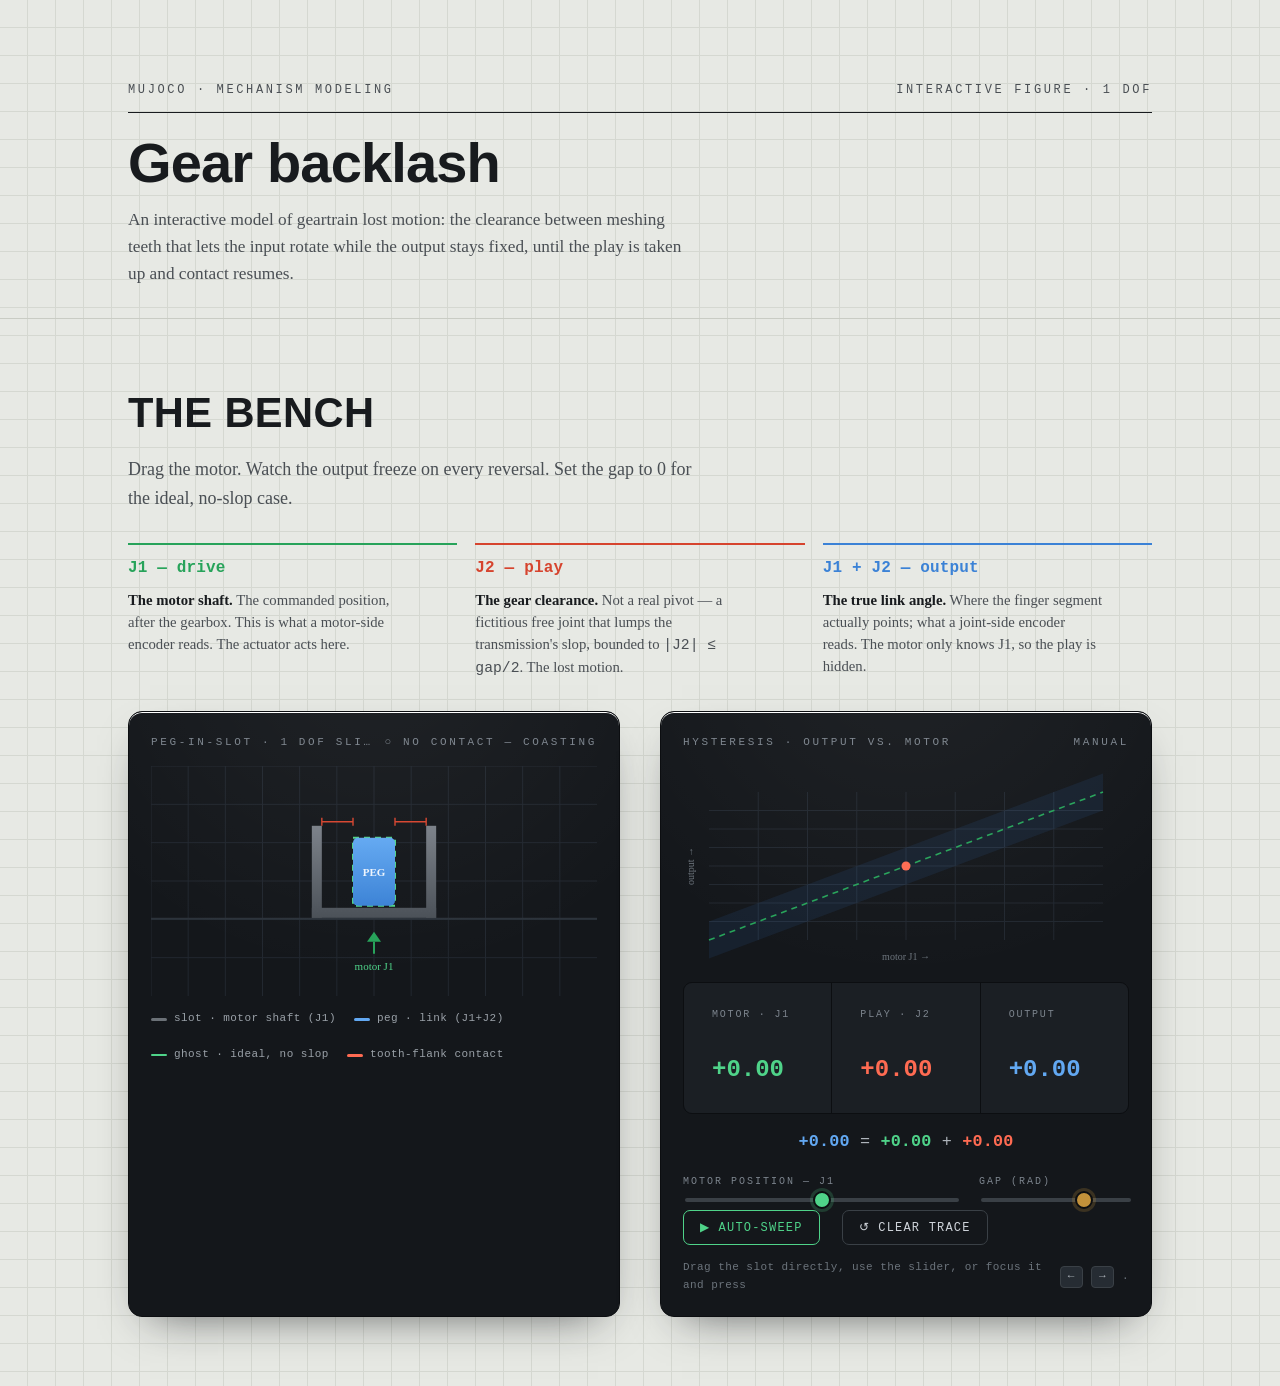
<file: index.html>
<!DOCTYPE html>
<html lang="en">
<head>
<meta charset="utf-8">
<meta name="viewport" content="width=device-width, initial-scale=1">
<title>Backlash — output = J1 + J2</title>
<link rel="preconnect" href="https://fonts.googleapis.com">
<link rel="preconnect" href="https://fonts.gstatic.com" crossorigin>
<link href="https://fonts.googleapis.com/css2?family=Archivo:wght@500;600;700;800;900&family=Newsreader:ital,opsz,wght@0,6..72,400;0,6..72,500;0,6..72,600;1,6..72,400&family=JetBrains+Mono:wght@400;500;700&display=swap" rel="stylesheet">
<style>
  :root{
    --vellum:#E7E9E4; --vellum-2:#EEF0EC; --ink:#181B1E; --ink-soft:#4A4F54;
    --slate:#14171B; --slate-2:#1B1F24; --steel:#6B7177; --steel-d:#3C4147;
    --brass:#C2913A; --grid:#D5D8D1; --grid-scope:#262C33;
    --motor:#27A35A; --motor-glow:#4FD389; --output:#3B82D6; --output-glow:#62A8F2;
    --wall:#D6442E; --wall-glow:#FF6B52;
    --line:#C9CCC4;
    --disp:"Archivo",sans-serif; --serif:"Newsreader",Georgia,serif; --mono:"JetBrains Mono",monospace;
  }
  *{box-sizing:border-box}
  html{scroll-behavior:smooth}
  body{
    margin:0; background:var(--vellum); color:var(--ink);
    font-family:var(--serif); font-size:18px; line-height:1.62;
    -webkit-font-smoothing:antialiased;
    background-image:
      linear-gradient(var(--grid) 1px,transparent 1px),
      linear-gradient(90deg,var(--grid) 1px,transparent 1px);
    background-size:28px 28px; background-position:-1px -1px;
  }
  .wrap{max-width:1080px;margin:0 auto;padding:0 28px}
  ::selection{background:var(--brass);color:#1a1407}

  /* ---------- type ---------- */
  .eyebrow{
    font-family:var(--mono);font-size:12px;font-weight:500;letter-spacing:.34em;
    text-transform:uppercase;color:var(--ink-soft);margin:0 0 18px;
  }
  h1{
    font-family:var(--disp);font-weight:900;font-size:clamp(3.4rem,11vw,8.5rem);
    line-height:.86;letter-spacing:-.02em;margin:0;text-transform:uppercase;
  }
  h2{
    font-family:var(--disp);font-weight:800;font-size:clamp(1.7rem,4vw,2.6rem);
    letter-spacing:.01em;line-height:1.04;margin:0 0 .5em;text-transform:uppercase;
  }
  h3{font-family:var(--disp);font-weight:700;font-size:1.05rem;letter-spacing:.06em;
     text-transform:uppercase;margin:0 0 .4em}
  p{margin:0 0 1.1em;max-width:64ch}
  a{color:var(--output);text-decoration-thickness:1px;text-underline-offset:3px}
  strong{font-weight:600}
  .lede{font-size:clamp(1.18rem,2.4vw,1.6rem);line-height:1.5;font-weight:400;max-width:30ch}
  .mono{font-family:var(--mono)}

  /* ---------- masthead (scientific) ---------- */
  header{padding:clamp(46px,9vh,86px) 0 30px}
  .masthead-meta{
    display:flex;justify-content:space-between;gap:16px;flex-wrap:wrap;
    font-family:var(--mono);font-size:12px;letter-spacing:.22em;text-transform:uppercase;
    color:var(--ink-soft);border-bottom:1px solid var(--ink);padding-bottom:12px;
  }
  header h1{
    font-size:clamp(2.1rem,5.2vw,3.5rem);font-weight:800;line-height:1.0;
    letter-spacing:-.015em;text-transform:none;margin:22px 0 0;
  }
  .abstract{
    font-family:var(--serif);font-size:1.08rem;line-height:1.55;color:var(--ink-soft);
    max-width:66ch;margin:16px 0 0;
  }

  /* ---------- nomenclature key ---------- */
  .nomen{display:grid;grid-template-columns:repeat(3,1fr);gap:18px;margin:0 0 32px}
  @media(max-width:760px){.nomen{grid-template-columns:1fr;gap:14px}}
  .term{border-top:2px solid var(--c);padding:11px 0 0}
  .term dt{font-family:var(--mono);font-weight:700;font-size:1rem;color:var(--c);letter-spacing:.01em}
  .term dd{margin:7px 0 0;font-size:.92rem;line-height:1.5;color:var(--ink-soft);max-width:38ch}
  .term dd b{color:var(--ink);font-weight:600}

  /* ---------- section scaffolding ---------- */
  section{padding:clamp(48px,8vh,96px) 0;border-top:1px solid var(--line)}
  .sec-head{display:flex;align-items:baseline;gap:18px;margin-bottom:30px}
  .sec-num{font-family:var(--mono);font-size:13px;color:var(--brass);font-weight:700;
    letter-spacing:.1em;padding-top:6px;flex:none}
  .twocol{display:grid;grid-template-columns:1fr 1fr;gap:40px}
  @media(max-width:760px){.twocol{grid-template-columns:1fr;gap:24px}}

  /* ---------- instrument panel (the dark scope) ---------- */
  .instrument{
    background:var(--slate);border-radius:14px;padding:22px;
    box-shadow:0 1px 0 #fff inset, 0 18px 44px -22px rgba(20,23,27,.7);
    border:1px solid #0c0e11;position:relative;overflow:hidden;
  }
  .instrument::before{content:"";position:absolute;inset:0;pointer-events:none;
    background:radial-gradient(120% 90% at 50% -10%,rgba(255,255,255,.05),transparent 60%)}
  .inst-label{font-family:var(--mono);font-size:11px;letter-spacing:.24em;text-transform:uppercase;
    color:#7c848d;display:flex;justify-content:space-between;align-items:center;gap:12px;
    height:18px;margin-bottom:14px}
  .inst-label span{white-space:nowrap;overflow:hidden;text-overflow:ellipsis}
  .inst-label span:last-child{flex:none;text-align:right}
  .inst-label .dot{color:var(--motor-glow)}
  canvas{display:block;width:100%;height:auto;touch-action:none}

  /* live readout */
  .readout{display:grid;grid-template-columns:repeat(3,1fr);gap:1px;background:#0c0e11;
    border-radius:9px;overflow:hidden;margin-top:16px;border:1px solid #0c0e11}
  .readout div{background:var(--slate-2);padding:12px 14px}
  .readout .k{font-family:var(--mono);font-size:10px;letter-spacing:.18em;text-transform:uppercase;color:#7c848d}
  .readout .v{font-family:var(--mono);font-size:1.5rem;font-weight:700;margin-top:3px;font-variant-numeric:tabular-nums}
  .v.j1{color:var(--motor-glow)} .v.j2{color:var(--wall-glow)} .v.out{color:var(--output-glow)}

  .eqline{font-family:var(--mono);text-align:center;color:#aeb4bb;margin-top:14px;font-size:1.05rem;
    font-variant-numeric:tabular-nums;letter-spacing:.01em}
  .eqline b{font-weight:700}

  /* controls */
  .controls{display:flex;flex-wrap:wrap;gap:14px 22px;align-items:center;margin-top:18px}
  .ctl{display:flex;flex-direction:column;gap:6px;flex:1 1 200px}
  .ctl label{font-family:var(--mono);font-size:10px;letter-spacing:.2em;text-transform:uppercase;color:#7c848d}
  input[type=range]{-webkit-appearance:none;appearance:none;width:100%;height:4px;border-radius:3px;
    background:#3a4046;outline:none;cursor:pointer}
  input[type=range]::-webkit-slider-thumb{-webkit-appearance:none;width:18px;height:18px;border-radius:50%;
    background:var(--motor-glow);border:2px solid #0c0e11;box-shadow:0 0 0 3px rgba(79,211,137,.2)}
  input[type=range]::-moz-range-thumb{width:18px;height:18px;border-radius:50%;background:var(--motor-glow);
    border:2px solid #0c0e11}
  input[type=range].gap::-webkit-slider-thumb{background:var(--brass);box-shadow:0 0 0 3px rgba(194,145,58,.22)}
  input[type=range].gap::-moz-range-thumb{background:var(--brass)}
  input:focus-visible{box-shadow:0 0 0 3px rgba(98,168,242,.5)}
  .btn{font-family:var(--mono);font-size:12px;letter-spacing:.1em;text-transform:uppercase;
    background:transparent;color:#cfd4da;border:1px solid #3a4046;border-radius:7px;padding:9px 16px;
    cursor:pointer;transition:border-color .15s,color .15s}
  .btn:hover{border-color:var(--motor-glow);color:var(--motor-glow)}
  .btn:focus-visible{outline:none;box-shadow:0 0 0 3px rgba(98,168,242,.5)}
  .btn.primary{border-color:var(--motor-glow);color:var(--motor-glow)}

  .hint{font-family:var(--mono);font-size:11px;color:#6c747c;letter-spacing:.04em;margin-top:14px;
    display:flex;align-items:center;gap:8px}
  .hint kbd{background:#262c33;border:1px solid #3a4046;border-radius:4px;padding:1px 7px;color:#aeb4bb}

  /* legend chips */
  .legend{display:flex;gap:18px;flex-wrap:wrap;font-family:var(--mono);font-size:11px;
    color:#9aa1a8;letter-spacing:.04em;margin-top:14px}
  .legend span{display:flex;align-items:center;gap:7px}
  .swatch{width:16px;height:3px;border-radius:2px;display:inline-block}

  /* ---------- reversal sequence ---------- */
  .steps{display:grid;grid-template-columns:repeat(3,1fr);gap:18px;margin-top:8px}
  @media(max-width:760px){.steps{grid-template-columns:1fr}}
  .step{background:var(--vellum-2);border:1px solid var(--line);border-radius:11px;padding:20px;
    cursor:pointer;transition:border-color .15s,transform .15s,box-shadow .15s;text-align:left;font:inherit;color:inherit}
  .step:hover{border-color:var(--brass);transform:translateY(-2px);box-shadow:0 12px 28px -20px rgba(0,0,0,.4)}
  .step:focus-visible{outline:none;border-color:var(--output);box-shadow:0 0 0 3px rgba(59,130,214,.25)}
  .step.active{border-color:var(--brass);box-shadow:0 0 0 1px var(--brass) inset}
  .step .n{font-family:var(--mono);font-size:13px;font-weight:700;color:var(--brass);letter-spacing:.08em}
  .step h3{margin:10px 0 8px;font-size:.92rem}
  .step p{font-size:.95rem;margin:0;color:var(--ink-soft)}

  /* ---------- callout ---------- */
  .callout{background:var(--slate);color:#d8dce1;border-radius:14px;padding:30px 34px;
    border-left:4px solid var(--wall)}
  .callout h3{color:var(--wall-glow)}
  .callout p{color:#c2c8cf;max-width:62ch}
  .callout code{font-family:var(--mono);color:var(--motor-glow);font-size:.92em}

  /* ---------- code figure ---------- */
  figure.code{margin:0;background:var(--slate);border-radius:14px;overflow:hidden;border:1px solid #0c0e11}
  figure.code figcaption{font-family:var(--mono);font-size:11px;letter-spacing:.2em;text-transform:uppercase;
    color:#7c848d;padding:14px 20px;border-bottom:1px solid #262c33;display:flex;justify-content:space-between}
  pre{margin:0;padding:20px;overflow-x:auto;font-family:var(--mono);font-size:13.5px;line-height:1.75;color:#cfd4da}
  .c-tag{color:#62A8F2}.c-attr{color:var(--brass)}.c-str{color:var(--motor-glow)}.c-com{color:#5d646c;font-style:italic}
  .c-hl{background:rgba(214,68,46,.14);display:inline-block;width:100%}

  /* ---------- table ---------- */
  table{width:100%;border-collapse:collapse;font-size:.95rem}
  th,td{text-align:left;padding:13px 14px;border-bottom:1px solid var(--line);vertical-align:top}
  th{font-family:var(--mono);font-size:11px;letter-spacing:.16em;text-transform:uppercase;color:var(--ink-soft);font-weight:500}
  td:first-child{font-family:var(--mono);font-weight:700;white-space:nowrap}

  footer{border-top:1px solid var(--line);padding:40px 0 70px;font-family:var(--mono);font-size:12px;
    color:var(--ink-soft);letter-spacing:.04em}

  /* reveal */
  .reveal{opacity:0;transform:translateY(18px);transition:opacity .7s ease,transform .7s ease}
  .reveal.in{opacity:1;transform:none}
  @media(prefers-reduced-motion:reduce){
    html{scroll-behavior:auto}
    .reveal{opacity:1;transform:none;transition:none}
    .step{transition:none}
  }
</style>
</head>
<body>

<header>
  <div class="wrap">
    <div class="masthead-meta reveal">
      <span>MuJoCo · Mechanism Modeling</span>
      <span>Interactive figure · 1 DOF</span>
    </div>
    <h1 class="reveal">Gear backlash</h1>
    <p class="abstract reveal">An interactive model of geartrain lost motion: the clearance
      between meshing teeth that lets the input rotate while the output stays fixed, until the
      play is taken up and contact resumes.</p>
  </div>
</header>

<!-- ============ THE BENCH (signature) ============ -->
<section id="bench">
  <div class="wrap">
    <div class="sec-head reveal">
      <div>
        <h2>The bench</h2>
        <p style="margin:0;color:var(--ink-soft)">Drag the motor. Watch the output freeze on every reversal. Set the gap to 0 for the ideal, no-slop case.</p>
      </div>
    </div>

    <!-- nomenclature: define J1, J2, output and their real-robot meaning -->
    <dl class="nomen reveal">
      <div class="term" style="--c:var(--motor)">
        <dt>J1 — drive</dt>
        <dd><b>The motor shaft.</b> The commanded position, after the gearbox. This is what a
          motor-side encoder reads. The actuator acts here.</dd>
      </div>
      <div class="term" style="--c:var(--wall)">
        <dt>J2 — play</dt>
        <dd><b>The gear clearance.</b> Not a real pivot — a fictitious free joint that lumps the
          transmission's slop, bounded to <span class="mono">|J2| ≤ gap/2</span>. The lost motion.</dd>
      </div>
      <div class="term" style="--c:var(--output)">
        <dt>J1 + J2 — output</dt>
        <dd><b>The true link angle.</b> Where the finger segment actually points; what a joint-side
          encoder reads. The motor only knows J1, so the play is hidden.</dd>
      </div>
    </dl>

    <div class="twocol reveal">
      <!-- mechanism scope -->
      <div class="instrument">
        <div class="inst-label"><span>Peg-in-slot · 1 DOF slider</span><span class="dot" id="contactLabel">● no contact</span></div>
        <canvas id="benchcv" width="900" height="460" aria-label="Animated peg-in-slot backlash mechanism"></canvas>
        <div class="legend">
          <span><i class="swatch" style="background:var(--steel)"></i>slot · motor shaft (J1)</span>
          <span><i class="swatch" style="background:var(--output-glow)"></i>peg · link (J1+J2)</span>
          <span><i class="swatch" style="background:var(--motor-glow);height:0;border-top:2px dashed var(--motor-glow)"></i>ghost · ideal, no slop</span>
          <span><i class="swatch" style="background:var(--wall-glow)"></i>tooth-flank contact</span>
        </div>
      </div>

      <!-- readouts + hysteresis + controls -->
      <div class="instrument">
        <div class="inst-label"><span>Hysteresis · output vs. motor</span><span id="modeLabel">manual</span></div>
        <canvas id="scope" width="900" height="340" aria-label="Hysteresis loop of output versus motor position"></canvas>

        <div class="readout">
          <div><div class="k">Motor · J1</div><div class="v j1" id="rJ1">+0.00</div></div>
          <div><div class="k">Play · J2</div><div class="v j2" id="rJ2">+0.00</div></div>
          <div><div class="k">Output</div><div class="v out" id="rOut">+0.00</div></div>
        </div>
        <div class="eqline"><b style="color:var(--output-glow)" id="eOut">+0.00</b> =
          <b style="color:var(--motor-glow)" id="eJ1">+0.00</b> +
          <b style="color:var(--wall-glow)" id="eJ2">+0.00</b></div>

        <div class="controls">
          <div class="ctl">
            <label for="motor">Motor position — J1</label>
            <input id="motor" class="motor" type="range" min="-1.8" max="1.8" step="0.001" value="0">
          </div>
          <div class="ctl" style="flex:0 1 150px">
            <label for="gap">Gap (rad)</label>
            <input id="gap" class="gap" type="range" min="0" max="1.4" step="0.01" value="1.0">
          </div>
        </div>
        <div class="controls" style="margin-top:6px">
          <button class="btn primary" id="sweep">▶ Auto-sweep</button>
          <button class="btn" id="reset">↺ Clear trace</button>
        </div>
        <div class="hint">Drag the slot directly, use the slider, or focus it and press <kbd>←</kbd> <kbd>→</kbd>.</div>
      </div>
    </div>
  </div>
</section>
<script>
(()=>{
  "use strict";
  const RM = matchMedia("(prefers-reduced-motion: reduce)").matches;

  // ---- shared state ----
  const S = { x1:0, out:0, gap:1.0, MIN:-1.8, MAX:1.8 };
  const trace = [];                 // {x1,out}
  const update = ()=>{              // quasi-static: clamp output into reachable band
    const half = S.gap/2;
    S.out = Math.min(Math.max(S.out, S.x1-half), S.x1+half);
  };

  // ---- DOM ----
  const $ = id=>document.getElementById(id);
  const motor=$("motor"), gapEl=$("gap");
  const rJ1=$("rJ1"),rJ2=$("rJ2"),rOut=$("rOut"),eJ1=$("eJ1"),eJ2=$("eJ2"),eOut=$("eOut");
  const contactLabel=$("contactLabel"), modeLabel=$("modeLabel");
  const fmt=v=>(v>=0?"+":"−")+Math.abs(v).toFixed(2);

  // ---- canvas setup w/ DPR ----
  function setup(cv,cssH){
    const dpr=Math.min(devicePixelRatio||1,2);
    const w=cv.clientWidth||cv.parentElement.clientWidth-44;
    cv.width=w*dpr; cv.height=cssH*dpr; cv.style.height=cssH+"px";
    const ctx=cv.getContext("2d"); ctx.setTransform(dpr,0,0,dpr,0,0);
    return {ctx,w,h:cssH};
  }
  const bench=$("benchcv"), scope=$("scope");
  let B,SC;
  function resize(){ B=setup(bench,230); SC=setup(scope,200); draw(); }

  // ---- bench drawing ----
  function draw(){
    if(!B) return;
    const {ctx,w,h}=B;
    ctx.clearRect(0,0,w,h);
    // scope grid
    ctx.strokeStyle="#222830"; ctx.lineWidth=1;
    for(let gx=0;gx<=w;gx+=w/12){ctx.beginPath();ctx.moveTo(gx,0);ctx.lineTo(gx,h);ctx.stroke();}
    for(let gy=0;gy<=h;gy+=h/6){ctx.beginPath();ctx.moveTo(0,gy);ctx.lineTo(w,gy);ctx.stroke();}

    const cx=w/2, midY=h*0.46, SCALE=(w*0.40)/ (S.MAX+0.6);
    const X = v=> cx + v*SCALE;
    const half=S.gap/2;
    const pegW=42, wallT=10;
    const slotHalf = half*SCALE + pegW/2 + 4;   // interior half-length
    const pegH=68, slotH=92;

    // baseline
    ctx.strokeStyle="#2c333b";ctx.lineWidth=2;ctx.beginPath();ctx.moveTo(0,midY+slotH/2+1);ctx.lineTo(w,midY+slotH/2+1);ctx.stroke();

    // motor slot (steel channel) centered at x1
    const sx=X(S.x1);
    const grad=ctx.createLinearGradient(0,midY-slotH/2,0,midY+slotH/2);
    grad.addColorStop(0,"#7a8088");grad.addColorStop(1,"#4a5057");
    ctx.fillStyle=grad;
    // floor + two walls
    ctx.fillRect(sx-slotHalf, midY+slotH/2-wallT, slotHalf*2, wallT);
    const lWall=sx-slotHalf, rWall=sx+slotHalf-wallT;

    // contact detection (ideal = zero gap: rigid, no play, no "contact" flagging)
    const x2 = S.out - S.x1;
    const ideal = S.gap < 1e-4;
    const touchR = !ideal && (half - x2) < 1e-3, touchL = !ideal && (x2 + half) < 1e-3;
    ctx.fillStyle=touchL?"#FF6B52":grad;
    ctx.fillRect(lWall, midY-slotH/2, wallT, slotH);
    ctx.fillStyle=touchR?"#FF6B52":grad; ctx.fillRect(rWall, midY-slotH/2, wallT, slotH);

    // ideal ghost peg (green dashed outline at x1)
    const gx=X(S.x1);
    ctx.save();ctx.setLineDash([6,5]);ctx.strokeStyle="#4FD389";ctx.lineWidth=2;
    ctx.strokeRect(gx-pegW/2, midY-pegH/2, pegW, pegH);ctx.restore();

    // peg (output, blue) at out
    const ox=X(S.out);
    const pg=ctx.createLinearGradient(0,midY-pegH/2,0,midY+pegH/2);
    pg.addColorStop(0,"#62A8F2");pg.addColorStop(1,"#3B82D6");
    ctx.fillStyle=pg;
    rrect(ctx,ox-pegW/2,midY-pegH/2,pegW,pegH,5);ctx.fill();
    ctx.fillStyle="rgba(255,255,255,.9)";ctx.font="700 11px 'JetBrains Mono'";ctx.textAlign="center";
    ctx.fillText("PEG",ox,midY+4);

    // motor marker (green triangle + stem) below
    const my=midY+slotH/2+26;
    ctx.fillStyle="#27A35A";ctx.strokeStyle="#27A35A";ctx.lineWidth=2;
    ctx.beginPath();ctx.moveTo(sx,my-12);ctx.lineTo(sx-7,my-2);ctx.lineTo(sx+7,my-2);ctx.closePath();ctx.fill();
    ctx.beginPath();ctx.moveTo(sx,my-2);ctx.lineTo(sx,my+10);ctx.stroke();
    ctx.fillStyle="#4FD389";ctx.font="500 11px 'JetBrains Mono'";ctx.textAlign="center";
    ctx.fillText("motor J1",sx,my+26);

    // gap braces (peg edge -> inner wall), red
    const innerL=lWall+wallT, innerR=rWall;
    drawGap(ctx, innerL, ox-pegW/2, midY-pegH/2-16, "#D6442E");
    drawGap(ctx, ox+pegW/2, innerR, midY-pegH/2-16, "#D6442E");

    // contact label
    contactLabel.textContent = ideal ? "◇ rigid — no backlash"
      : touchL?"● wall contact (left)":touchR?"● wall contact (right)":"○ no contact — coasting";
    contactLabel.style.color = (touchL||touchR)?"#FF6B52":ideal?"#4FD389":"#7c848d";

    drawScope();
    syncReadout();
  }
  function drawGap(ctx,a,b,y,col){
    if(b-a<2)return;
    ctx.strokeStyle=col;ctx.lineWidth=1.4;
    ctx.beginPath();ctx.moveTo(a,y);ctx.lineTo(b,y);
    ctx.moveTo(a,y-4);ctx.lineTo(a,y+4);ctx.moveTo(b,y-4);ctx.lineTo(b,y+4);ctx.stroke();
  }
  function rrect(ctx,x,y,w,h,r){ctx.beginPath();ctx.moveTo(x+r,y);ctx.arcTo(x+w,y,x+w,y+h,r);
    ctx.arcTo(x+w,y+h,x,y+h,r);ctx.arcTo(x,y+h,x,y,r);ctx.arcTo(x,y,x+w,y,r);ctx.closePath();}

  // ---- hysteresis scope ----
  function drawScope(){
    if(!SC)return;
    const {ctx,w,h}=SC;
    ctx.clearRect(0,0,w,h);
    const pad=26, R=S.MAX+0.2;
    const X=v=>pad+(v+R)/(2*R)*(w-2*pad);
    const Y=v=>h-pad-(v+R)/(2*R)*(h-2*pad);
    // grid
    ctx.strokeStyle="#222830";ctx.lineWidth=1;
    for(let i=-1.5;i<=1.5;i+=0.5){ctx.beginPath();ctx.moveTo(X(i),pad);ctx.lineTo(X(i),h-pad);ctx.stroke();
      ctx.beginPath();ctx.moveTo(pad,Y(i));ctx.lineTo(w-pad,Y(i));ctx.stroke();}
    // reachable band
    const half=S.gap/2;
    ctx.fillStyle="rgba(59,130,214,.10)";
    ctx.beginPath();ctx.moveTo(X(-R),Y(-R-half));ctx.lineTo(X(R),Y(R-half));
    ctx.lineTo(X(R),Y(R+half));ctx.lineTo(X(-R),Y(-R+half));ctx.closePath();ctx.fill();
    // ideal diagonal
    ctx.strokeStyle="#27A35A";ctx.setLineDash([6,5]);ctx.lineWidth=1.6;
    ctx.beginPath();ctx.moveTo(X(-R),Y(-R));ctx.lineTo(X(R),Y(R));ctx.stroke();ctx.setLineDash([]);
    // trace
    if(trace.length>1){
      ctx.strokeStyle="#62A8F2";ctx.lineWidth=2.4;ctx.lineJoin="round";
      ctx.beginPath();ctx.moveTo(X(trace[0].x1),Y(trace[0].out));
      for(const p of trace)ctx.lineTo(X(p.x1),Y(p.out));ctx.stroke();
    }
    // current point
    ctx.fillStyle="#FF6B52";ctx.beginPath();ctx.arc(X(S.x1),Y(S.out),4.5,0,7);ctx.fill();
    // axis labels
    ctx.fillStyle="#6c747c";ctx.font="500 10px 'JetBrains Mono'";ctx.textAlign="center";
    ctx.fillText("motor J1 →",w/2,h-6);
    ctx.save();ctx.translate(11,h/2);ctx.rotate(-Math.PI/2);ctx.fillText("output →",0,0);ctx.restore();
  }

  function syncReadout(){
    const x2=S.out-S.x1;
    rJ1.textContent=fmt(S.x1); rJ2.textContent=fmt(x2); rOut.textContent=fmt(S.out);
    eJ1.textContent=fmt(S.x1); eJ2.textContent=fmt(x2); eOut.textContent=fmt(S.out);
  }

  // ---- record trace on change ----
  function commit(record=true){
    update();
    if(record){
      const last=trace[trace.length-1];
      if(!last || Math.abs(last.x1-S.x1)>0.004 || Math.abs(last.out-S.out)>0.004)
        trace.push({x1:S.x1,out:S.out});
      if(trace.length>4000)trace.shift();
    }
    draw();
  }

  // ---- inputs ----
  motor.addEventListener("input",e=>{S.x1=+e.target.value;commit();});
  gapEl.addEventListener("input",e=>{S.gap=+e.target.value;commit(false);});
  $("reset").addEventListener("click",()=>{trace.length=0;draw();});

  // drag directly on bench
  let dragging=false;
  function benchToX1(clientX){
    const r=bench.getBoundingClientRect();
    const cx=r.width/2, SCALE=(r.width*0.40)/(S.MAX+0.6);
    let v=(clientX-r.left-cx)/SCALE;
    return Math.max(S.MIN,Math.min(S.MAX,v));
  }
  bench.addEventListener("pointerdown",e=>{dragging=true;bench.setPointerCapture(e.pointerId);
    S.x1=benchToX1(e.clientX);motor.value=S.x1;commit();});
  bench.addEventListener("pointermove",e=>{if(!dragging)return;S.x1=benchToX1(e.clientX);motor.value=S.x1;commit();});
  bench.addEventListener("pointerup",()=>dragging=false);
  bench.style.cursor="ew-resize";

  // auto-sweep
  let sweeping=false, t=0, raf=null;
  const sweepBtn=$("sweep");
  function loop(){
    t+=0.018; S.x1=1.6*Math.sin(t); motor.value=S.x1; commit();
    if(t>2*Math.PI*1.5){stopSweep();return;}
    raf=requestAnimationFrame(loop);
  }
  function startSweep(){trace.length=0;t=0;sweeping=true;modeLabel.textContent="auto-sweep";
    sweepBtn.textContent="■ Stop";loop();}
  function stopSweep(){sweeping=false;cancelAnimationFrame(raf);modeLabel.textContent="manual";sweepBtn.textContent="▶ Auto-sweep";}
  sweepBtn.addEventListener("click",()=>sweeping?stopSweep():startSweep());

  // reveal on scroll
  const io=new IntersectionObserver(es=>es.forEach(en=>{if(en.isIntersecting){en.target.classList.add("in");io.unobserve(en.target);}}),{threshold:.12});
  document.querySelectorAll(".reveal").forEach((el,i)=>{el.style.transitionDelay=(Math.min(i,4)*60)+"ms";io.observe(el);});

  addEventListener("resize",resize);
  resize();
})();
</script>
</body>
</html>
</file>
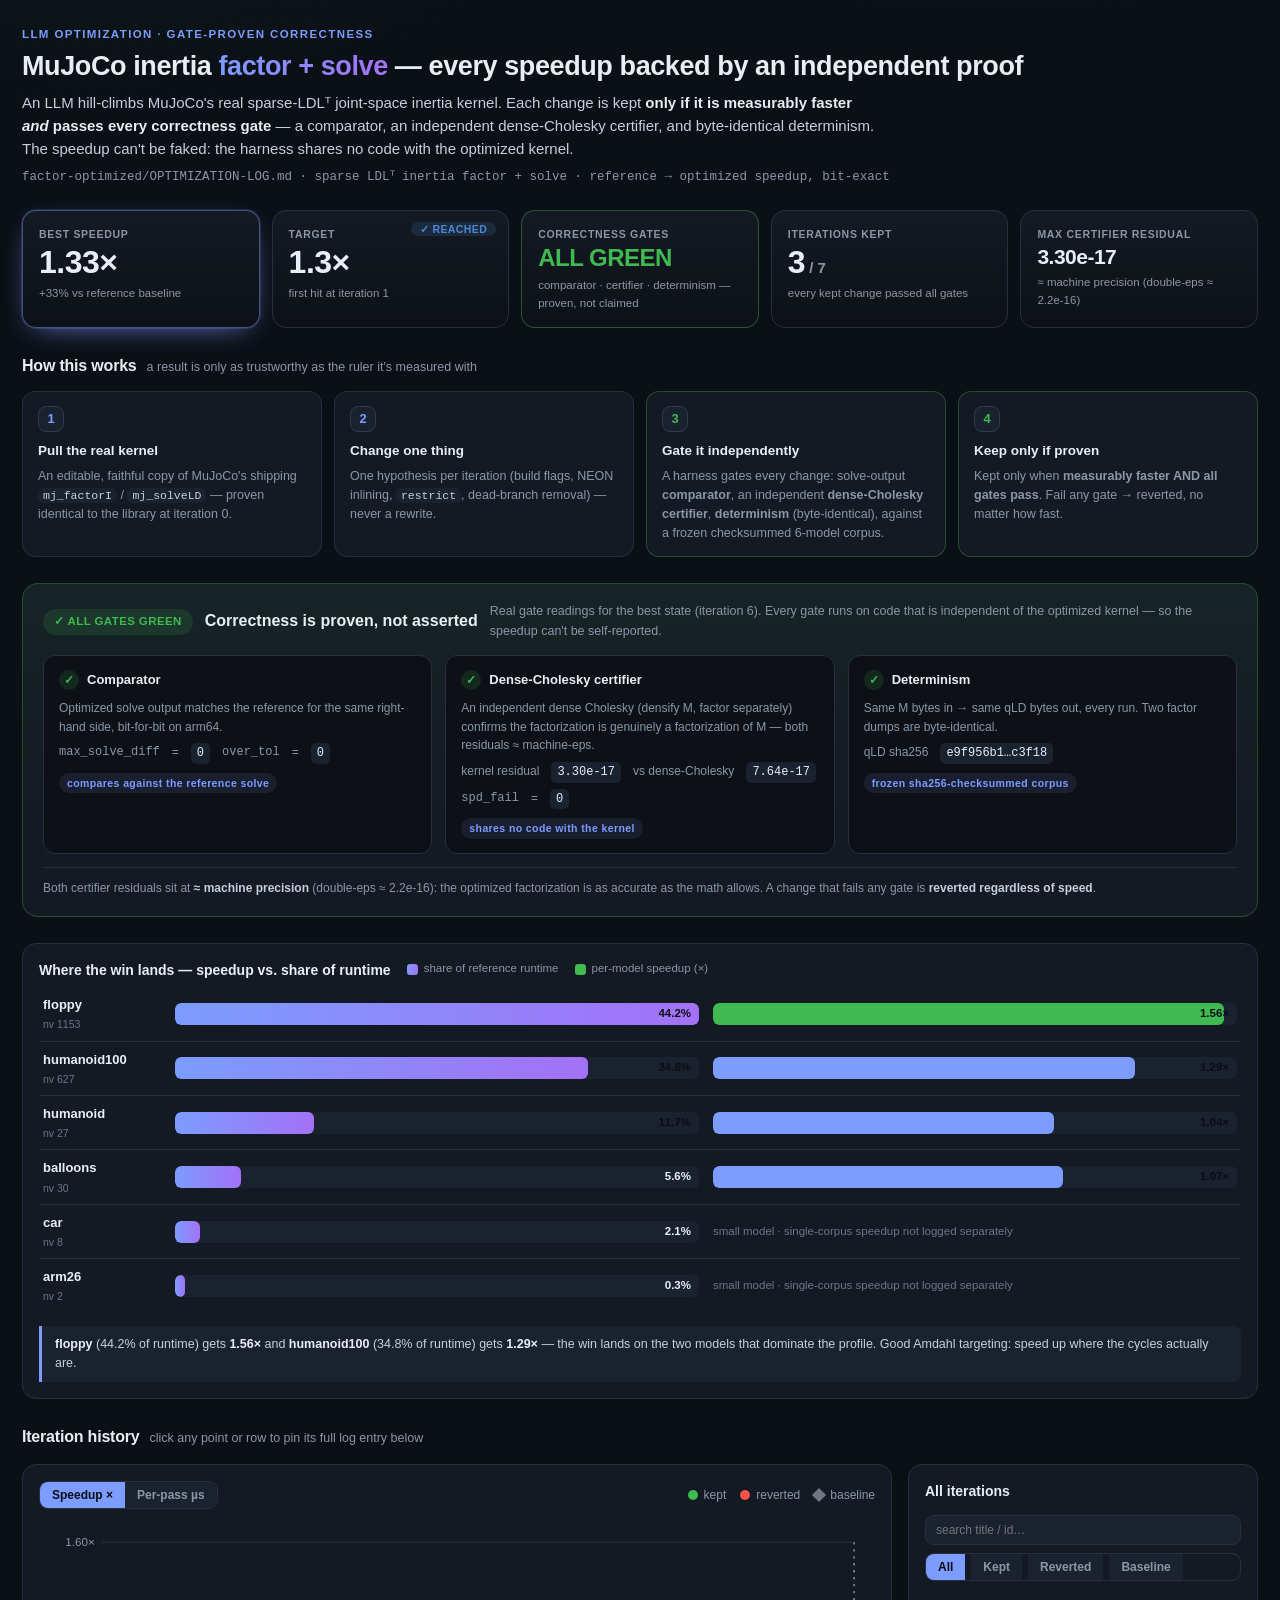
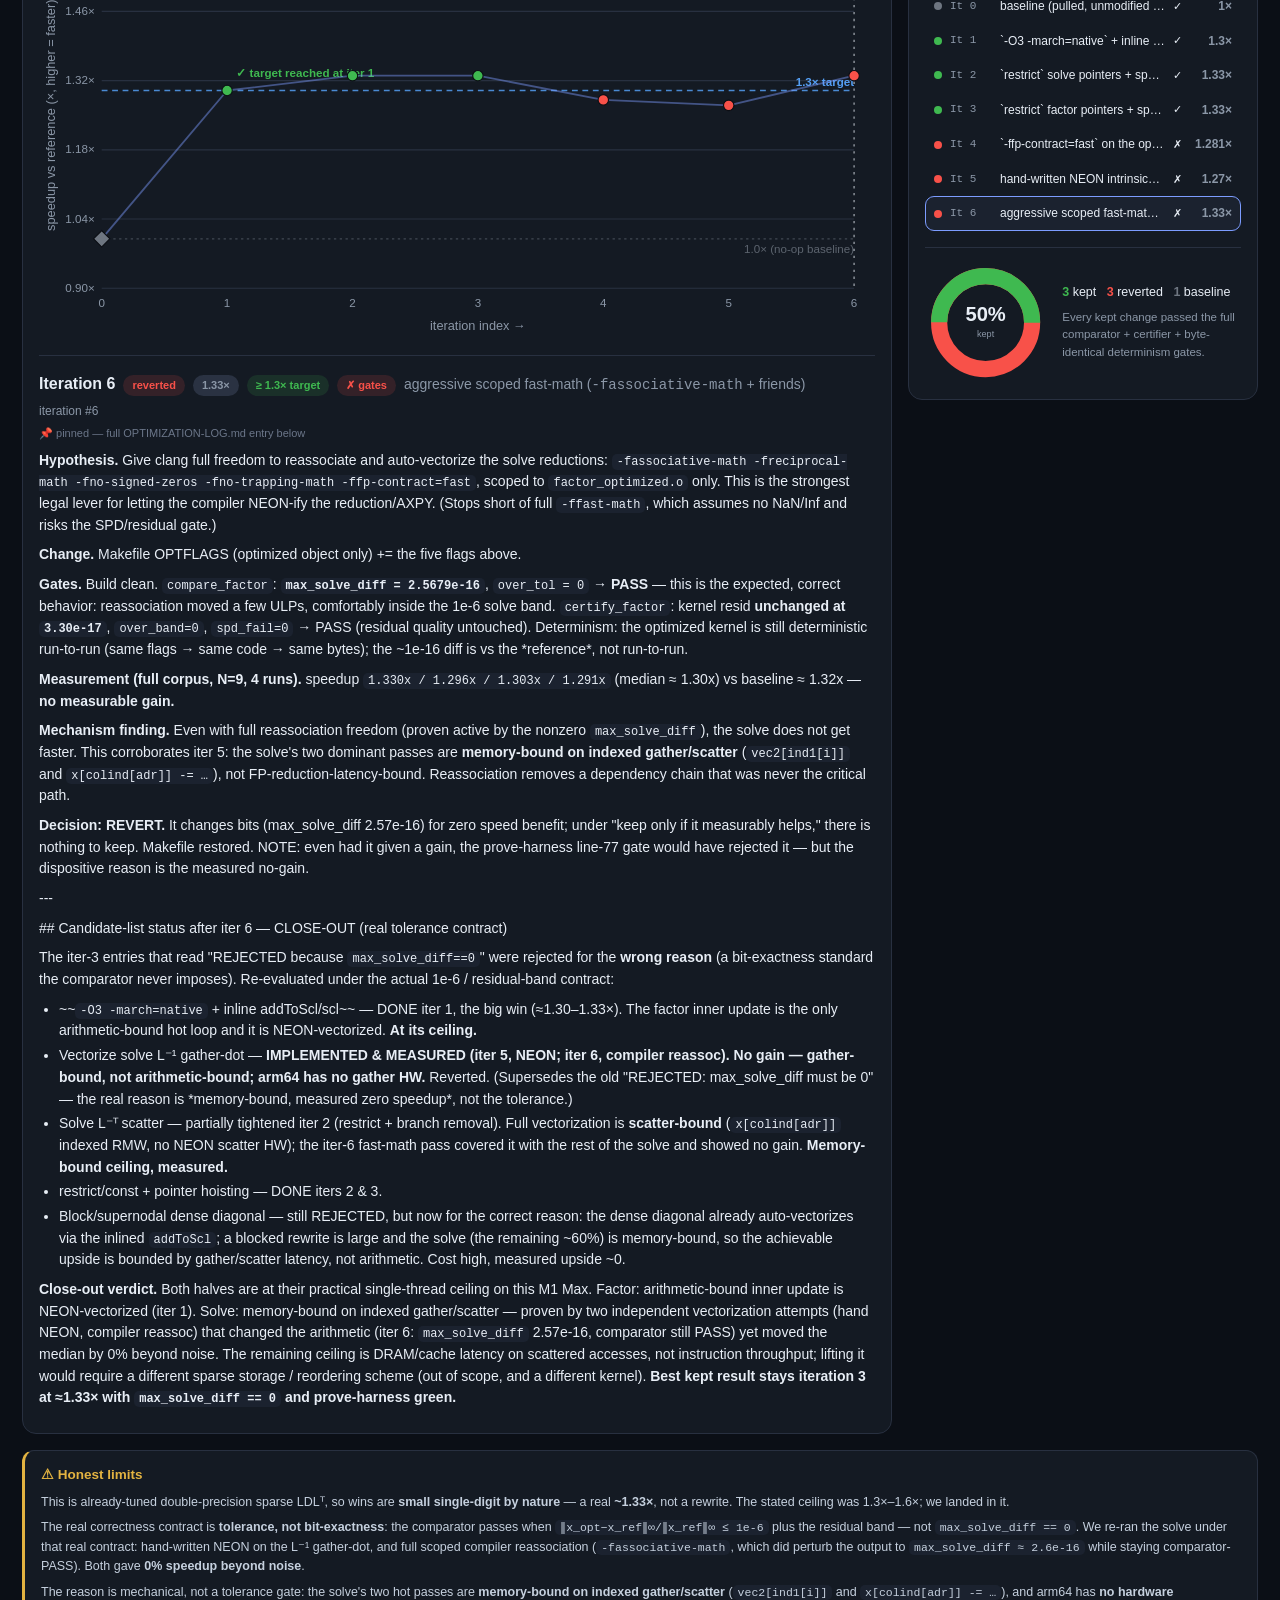
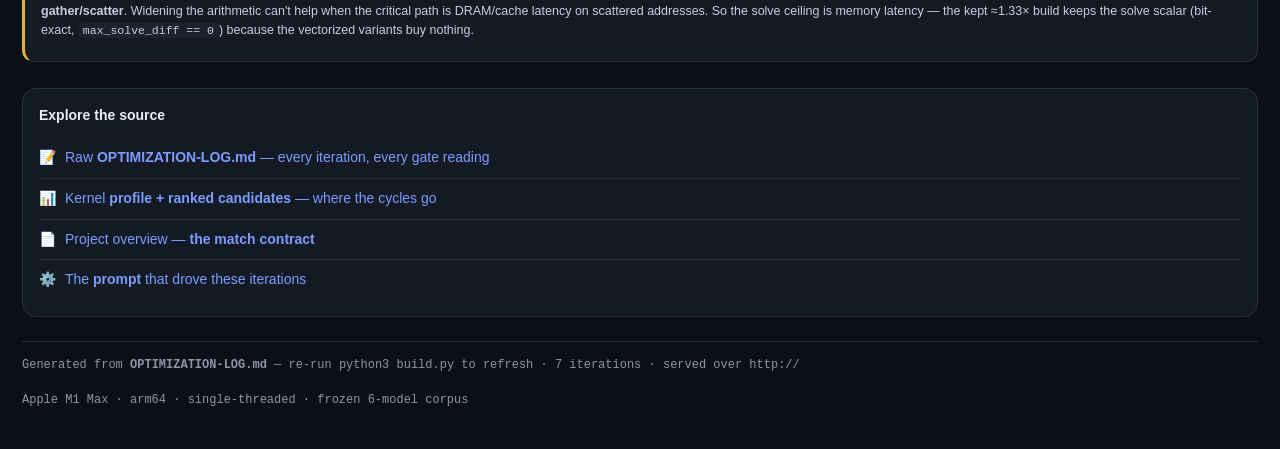
<file: factor-opt/web/index.html>
<!doctype html>
<html lang="en">
<head>
<meta charset="utf-8" />
<meta name="viewport" content="width=device-width, initial-scale=1" />
<title>MuJoCo inertia factor+solve — proven optimization progress</title>
<style>
  :root{
    --bg:#0b0f16; --bg2:#0d1117; --panel:#141a23; --panel2:#1b222f; --line:#283040;
    --line2:#323b4d; --fg:#e8eef6; --fg2:#c5d0de; --mut:#8b97a7; --mut2:#6b7689;
    --kept:#3fb950; --keptbg:rgba(63,185,80,.14); --rej:#f85149; --rejbg:rgba(248,81,73,.14);
    --base:#6e7681; --tgt:#58a6ff; --amber:#e3b341; --accent:#7c9cff; --accent2:#a371f7;
    --glow:rgba(124,156,255,.18);
  }
  *{box-sizing:border-box}
  html,body{margin:0;background:
      radial-gradient(1100px 520px at 78% -8%, rgba(124,156,255,.10), transparent 60%),
      radial-gradient(900px 480px at 8% -4%, rgba(63,185,80,.07), transparent 55%),
      var(--bg);
    color:var(--fg);
    font:14px/1.55 -apple-system,BlinkMacSystemFont,"Segoe UI",Roboto,Helvetica,Arial,sans-serif;
    -webkit-font-smoothing:antialiased}
  a{color:var(--accent);text-decoration:none}
  a:hover{text-decoration:underline}
  code,pre,.mono{font-family:"SF Mono",ui-monospace,Menlo,Consolas,monospace}
  .wrap{max-width:1300px;margin:0 auto;padding:26px 22px 40px}

  /* ---------- header ---------- */
  header{margin-bottom:6px}
  .eyebrow{color:var(--accent);font-size:11.5px;font-weight:700;letter-spacing:1.4px;
    text-transform:uppercase;margin-bottom:7px}
  header h1{margin:0 0 8px;font-size:27px;line-height:1.18;letter-spacing:-.4px;font-weight:700}
  header h1 .em{background:linear-gradient(90deg,var(--accent),var(--accent2));
    -webkit-background-clip:text;background-clip:text;-webkit-text-fill-color:transparent}
  header .lede{color:var(--fg2);font-size:15px;max-width:860px;margin:0 0 4px}
  header .lede b{color:var(--fg)}
  .sub{color:var(--mut);font-size:12.5px;margin-top:8px}

  /* ---------- hero stat tiles ---------- */
  .hero{display:grid;grid-template-columns:repeat(5,1fr);gap:12px;margin:22px 0 8px}
  @media(max-width:980px){.hero{grid-template-columns:repeat(2,1fr)}}
  @media(max-width:520px){.hero{grid-template-columns:1fr}}
  .tile{position:relative;background:linear-gradient(180deg,var(--panel),var(--bg2));
    border:1px solid var(--line);border-radius:14px;padding:15px 16px 14px;overflow:hidden}
  .tile.hot{border-color:rgba(124,156,255,.45);box-shadow:0 0 0 1px var(--glow),0 8px 30px -14px var(--accent)}
  .tile.green{border-color:rgba(63,185,80,.4)}
  .tile .k{color:var(--mut);font-size:10.5px;text-transform:uppercase;letter-spacing:.7px;font-weight:600}
  .tile .v{font-size:32px;font-weight:750;margin-top:4px;line-height:1;letter-spacing:-.5px}
  .tile .v small{font-size:15px;font-weight:600;color:var(--mut);letter-spacing:0}
  .tile .sup{font-size:11.5px;color:var(--mut);margin-top:7px}
  .tile .v.ok{color:var(--kept)}
  .pill{display:inline-flex;align-items:center;gap:5px;padding:2px 9px;border-radius:999px;
    font-size:10.5px;font-weight:700;letter-spacing:.4px}
  .pill.green{background:var(--keptbg);color:var(--kept)}
  .pill.tgt{background:rgba(88,166,255,.16);color:var(--tgt)}
  .tile .corner{position:absolute;top:11px;right:12px}

  /* ---------- how it works strip ---------- */
  section.block{margin-top:26px}
  .block-h{display:flex;align-items:baseline;gap:10px;margin:0 0 13px}
  .block-h h2{margin:0;font-size:16px;font-weight:700;letter-spacing:-.2px}
  .block-h .note{color:var(--mut);font-size:12.5px}
  .steps{display:grid;grid-template-columns:repeat(4,1fr);gap:12px}
  @media(max-width:980px){.steps{grid-template-columns:repeat(2,1fr)}}
  @media(max-width:520px){.steps{grid-template-columns:1fr}}
  .step{background:var(--panel);border:1px solid var(--line);border-radius:13px;padding:14px 15px;
    position:relative}
  .step .n{display:inline-flex;align-items:center;justify-content:center;width:26px;height:26px;
    border-radius:8px;background:var(--panel2);border:1px solid var(--line2);
    font-weight:700;font-size:13px;color:var(--accent);margin-bottom:9px}
  .step h3{margin:0 0 5px;font-size:13.5px;font-weight:700}
  .step p{margin:0;color:var(--mut);font-size:12.5px;line-height:1.5}
  .step p code{background:var(--panel2);padding:1px 5px;border-radius:5px;color:var(--fg2);font-size:11.5px}
  .step.gate{border-color:rgba(63,185,80,.32)}
  .step.gate .n{color:var(--kept)}

  /* ---------- trust panel ---------- */
  .trust{background:
      linear-gradient(180deg,rgba(63,185,80,.06),transparent 70%),var(--panel);
    border:1px solid rgba(63,185,80,.3);border-radius:16px;padding:18px 20px}
  .trust-top{display:flex;align-items:center;gap:12px;flex-wrap:wrap;margin-bottom:6px}
  .trust-top h2{margin:0;font-size:16px;font-weight:700}
  .trust-top .lede{color:var(--mut);font-size:12.5px;flex:1;min-width:240px}
  .gates3{display:grid;grid-template-columns:repeat(3,1fr);gap:13px;margin-top:14px}
  @media(max-width:820px){.gates3{grid-template-columns:1fr}}
  .gate-card{background:var(--bg2);border:1px solid var(--line);border-radius:12px;padding:14px 15px}
  .gate-card .gh{display:flex;align-items:center;gap:8px;margin-bottom:9px}
  .gate-card .check{width:20px;height:20px;border-radius:50%;background:var(--keptbg);
    color:var(--kept);display:inline-flex;align-items:center;justify-content:center;
    font-size:12px;font-weight:800;flex:0 0 auto}
  .gate-card .gt{font-size:13px;font-weight:700}
  .gate-card .gd{color:var(--mut);font-size:12px;line-height:1.55}
  .gate-card .num{font-family:"SF Mono",ui-monospace,Menlo,monospace;color:var(--fg);
    font-size:12px;background:var(--panel2);padding:1px 6px;border-radius:5px;white-space:nowrap}
  .gate-card .indep{display:inline-block;margin-top:9px;font-size:10.5px;font-weight:700;
    letter-spacing:.4px;color:var(--accent);background:rgba(124,156,255,.1);
    padding:2px 8px;border-radius:999px}
  .trust-foot{margin-top:13px;color:var(--mut);font-size:12px;border-top:1px solid var(--line);
    padding-top:11px}
  .trust-foot b{color:var(--fg2)}

  /* ---------- per-model amdahl panel ---------- */
  .pm-head{display:flex;gap:16px;flex-wrap:wrap;align-items:baseline;margin-bottom:4px}
  .pm-legend{display:flex;gap:16px;color:var(--mut);font-size:11.5px;flex-wrap:wrap}
  .pm-legend span{display:inline-flex;align-items:center;gap:6px}
  .swatch{width:11px;height:11px;border-radius:3px}
  .pmtable{margin-top:6px}
  .pmr{display:grid;grid-template-columns:118px 1fr 1fr;gap:14px;align-items:center;
    padding:8px 4px;border-bottom:1px solid var(--line)}
  .pmr:last-child{border-bottom:0}
  .pmr .mname{font-size:13px;font-weight:600}
  .pmr .mname small{display:block;color:var(--mut2);font-weight:400;font-size:10.5px;margin-top:1px}
  .track{position:relative;height:22px;background:var(--panel2);border-radius:6px;overflow:hidden}
  .track > i{display:block;height:100%;border-radius:6px}
  .track .lbl{position:absolute;top:0;right:8px;height:22px;display:flex;align-items:center;
    font-size:11.5px;font-weight:700;color:var(--fg)}
  .track .lbl.in{color:#0b0e14}
  .track.share > i{background:linear-gradient(90deg,var(--accent),var(--accent2))}
  .pm-take{margin-top:13px;color:var(--fg2);font-size:12.5px;background:var(--panel2);
    border-left:3px solid var(--accent);padding:9px 13px;border-radius:0 8px 8px 0}
  .pm-take b{color:var(--fg)}

  /* ---------- layout / cards ---------- */
  .grid{display:grid;grid-template-columns:1fr 350px;gap:16px;align-items:start;margin-top:14px}
  @media(max-width:980px){.grid{grid-template-columns:1fr}}
  .card{background:var(--panel);border:1px solid var(--line);border-radius:14px;padding:16px}
  .card h2{margin:0 0 12px;font-size:14px;font-weight:700}
  .toolbar{display:flex;gap:8px;flex-wrap:wrap;align-items:center;margin-bottom:10px}
  .seg{display:inline-flex;border:1px solid var(--line);border-radius:9px;overflow:hidden}
  .seg button{background:var(--panel2);color:var(--mut);border:0;padding:6px 12px;
    cursor:pointer;font-size:12px;font-weight:600}
  .seg button.on{background:var(--accent);color:#0b0e14}
  .legend{display:flex;gap:14px;color:var(--mut);font-size:12px;margin-left:auto;flex-wrap:wrap}
  .legend span{display:inline-flex;align-items:center;gap:6px}
  .dot{width:10px;height:10px;border-radius:50%}
  .dia{width:10px;height:10px;transform:rotate(45deg)}
  svg{display:block;width:100%;height:auto;touch-action:none}
  .gline{stroke:var(--line);stroke-width:1}
  .tgt{stroke:var(--tgt);stroke-dasharray:5 4;stroke-width:1.2;opacity:.8}
  .tgt-l{fill:var(--tgt);font-size:10px;opacity:.95;font-weight:600}
  .baseln{stroke:var(--base);stroke-dasharray:2 3;stroke-width:1;opacity:.5}
  .base-l{fill:var(--base);font-size:10px;opacity:.8}
  .axlbl{fill:var(--mut);font-size:10px}
  .axtitle{fill:var(--mut);font-size:11px}
  .cursor{stroke:var(--accent);stroke-width:1;opacity:.7}
  .pin{stroke:var(--fg);stroke-width:1.3;stroke-dasharray:2 4;opacity:.55}
  .anno{fill:var(--kept);font-size:10px;font-weight:600}
  #tip{position:fixed;pointer-events:none;z-index:30;background:#070a10;
    border:1px solid var(--line2);border-radius:9px;padding:8px 11px;font-size:12px;
    max-width:300px;display:none;box-shadow:0 10px 34px #000a}
  #tip .t{font-weight:700;margin-bottom:3px}
  #tip .m{color:var(--mut)}
  .detail{margin-top:18px;border-top:1px solid var(--line);padding-top:16px}
  .badge{display:inline-block;padding:2px 9px;border-radius:999px;font-size:11px;
    font-weight:700;vertical-align:middle}
  .b-kept{background:var(--keptbg);color:var(--kept)}
  .b-reverted{background:var(--rejbg);color:var(--rej)}
  .b-baseline{background:rgba(110,118,129,.22);color:var(--base)}
  .b-info{background:#2a3242;color:var(--mut)}
  .chip{display:inline-flex;align-items:center;gap:4px;padding:2px 9px;border-radius:999px;
    font-size:11px;font-weight:700;vertical-align:middle}
  .chip.ok{background:var(--keptbg);color:var(--kept)}
  .chip.bad{background:var(--rejbg);color:var(--rej)}
  .detail .head{display:flex;gap:8px;align-items:baseline;flex-wrap:wrap}
  .detail .id{font-weight:800;font-size:16px}
  .detail .meta{color:var(--mut);font-size:12px;margin:5px 0 4px}
  .detail .pin-note{color:var(--mut2);font-size:11px;margin-bottom:8px}
  .dmini{margin:12px 0;padding:11px 13px;background:var(--bg2);border:1px solid var(--line);
    border-radius:10px}
  .dmini .dmh{font-size:11px;text-transform:uppercase;letter-spacing:.6px;color:var(--mut);
    font-weight:700;margin-bottom:8px}
  .md h3{font-size:14px;margin:16px 0 6px;color:var(--accent)}
  .md h4{font-size:13px;margin:13px 0 5px;color:var(--fg)}
  .md p{margin:8px 0}
  .md ul{margin:8px 0;padding-left:20px}
  .md li{margin:3px 0}
  .md code{background:var(--panel2);padding:1px 5px;border-radius:5px;font-size:12px}
  .md pre{background:var(--panel2);padding:10px;border-radius:8px;overflow:auto}
  .md pre code{background:none;padding:0}
  .md table{border-collapse:collapse;margin:10px 0;font-size:12px;width:100%}
  .md th,.md td{border:1px solid var(--line);padding:4px 8px;text-align:left}
  .md th{background:var(--panel2)}
  .list{max-height:430px;overflow:auto}
  .row{display:flex;gap:8px;align-items:center;padding:7px 8px;border-radius:9px;
    cursor:pointer;border:1px solid transparent}
  .row:hover{background:var(--panel2)}
  .row.sel{background:var(--panel2);border-color:var(--accent)}
  .row .pip{width:8px;height:8px;border-radius:50%;flex:0 0 auto}
  .row .rid{width:42px;color:var(--mut);font-size:11px;flex:0 0 auto}
  .row .rt{flex:1;font-size:12px;overflow:hidden;text-overflow:ellipsis;white-space:nowrap}
  .row .rg{font-size:11px;flex:0 0 auto}
  .row .rs{font-size:12px;font-weight:700;color:var(--mut);width:42px;text-align:right;flex:0 0 auto}
  .filters{display:flex;gap:6px;margin-bottom:8px;flex-wrap:wrap}
  input.search{width:100%;background:var(--panel2);border:1px solid var(--line);
    color:var(--fg);border-radius:9px;padding:7px 10px;margin-bottom:8px;font-size:12px}

  /* ---------- bottom extras ---------- */
  .extras{display:grid;grid-template-columns:1fr 1fr;gap:16px;margin-top:16px}
  @media(max-width:760px){.extras{grid-template-columns:1fr}}
  .donut-wrap{display:flex;align-items:center;gap:16px}
  .links a{display:flex;gap:9px;align-items:center;padding:9px 0;border-bottom:1px solid var(--line)}
  .links a:last-child{border-bottom:0}
  .links .ic{flex:0 0 auto}

  /* ---------- limits ---------- */
  .limits{background:var(--panel);border:1px solid var(--line);border-left:3px solid var(--amber);
    border-radius:12px;padding:14px 16px;margin-top:16px}
  .limits h2{margin:0 0 7px;font-size:13.5px;font-weight:700;color:var(--amber)}
  .limits p{margin:6px 0;color:var(--fg2);font-size:12.5px;line-height:1.55}
  .limits code{background:var(--panel2);padding:1px 5px;border-radius:5px;font-size:11.5px}

  .foot{color:var(--mut);font-size:12px;margin-top:24px;border-top:1px solid var(--line);
    padding-top:14px;display:flex;justify-content:space-between;gap:16px;flex-wrap:wrap}
</style>
</head>
<body>
<div class="wrap">
  <header>
    <div class="eyebrow">LLM optimization · gate-proven correctness</div>
    <h1>MuJoCo inertia <span class="em">factor + solve</span> — every speedup backed by an independent proof</h1>
    <p class="lede">An LLM hill-climbs MuJoCo's real sparse-LDLᵀ joint-space inertia kernel.
      Each change is kept <b>only if it is measurably faster <i>and</i> passes every correctness gate</b> —
      a comparator, an independent dense-Cholesky certifier, and byte-identical determinism.
      The speedup can't be faked: the harness shares no code with the optimized kernel.</p>
    <div class="sub mono" id="subline"></div>
  </header>

  <!-- HERO STAT TILES -->
  <div class="hero" id="hero"></div>

  <!-- HOW IT WORKS -->
  <section class="block">
    <div class="block-h"><h2>How this works</h2>
      <span class="note">a result is only as trustworthy as the ruler it's measured with</span></div>
    <div class="steps">
      <div class="step"><div class="n">1</div><h3>Pull the real kernel</h3>
        <p>An editable, faithful copy of MuJoCo's shipping <code>mj_factorI</code> /
          <code>mj_solveLD</code> — proven identical to the library at iteration&nbsp;0.</p></div>
      <div class="step"><div class="n">2</div><h3>Change one thing</h3>
        <p>One hypothesis per iteration (build flags, NEON inlining, <code>restrict</code>,
          dead-branch removal) — never a rewrite.</p></div>
      <div class="step gate"><div class="n">3</div><h3>Gate it independently</h3>
        <p>A harness gates every change: solve-output <b>comparator</b>, an independent
          <b>dense-Cholesky certifier</b>, <b>determinism</b> (byte-identical), against a frozen
          checksummed 6-model corpus.</p></div>
      <div class="step gate"><div class="n">4</div><h3>Keep only if proven</h3>
        <p>Kept only when <b>measurably faster AND all gates pass</b>. Fail any gate → reverted,
          no matter how fast.</p></div>
    </div>
  </section>

  <!-- TRUST PANEL -->
  <section class="block">
    <div class="trust" id="trust"></div>
  </section>

  <!-- PER-MODEL AMDAHL PANEL -->
  <section class="block">
    <div class="card">
      <div class="pm-head">
        <h2 style="margin:0">Where the win lands — speedup vs. share of runtime</h2>
        <div class="pm-legend">
          <span><i class="swatch" style="background:linear-gradient(90deg,var(--accent),var(--accent2))"></i>share of reference runtime</span>
          <span><i class="swatch" id="pmsw-sp"></i>per-model speedup (×)</span>
        </div>
      </div>
      <div class="pmtable" id="pmamdahl"></div>
      <div class="pm-take" id="pmtake"></div>
    </div>
  </section>

  <!-- ITERATION CHART + LIST -->
  <section class="block">
    <div class="block-h"><h2>Iteration history</h2>
      <span class="note">click any point or row to pin its full log entry below</span></div>
    <div class="grid">
      <div class="card">
        <div class="toolbar">
          <div class="seg" id="metric">
            <button data-m="speedup" class="on">Speedup&nbsp;×</button>
            <button data-m="opt_us">Per-pass&nbsp;µs</button>
          </div>
          <div class="legend">
            <span><i class="dot" style="background:var(--kept)"></i>kept</span>
            <span><i class="dot" style="background:var(--rej)"></i>reverted</span>
            <span><i class="dia" style="background:var(--base)"></i>baseline</span>
          </div>
        </div>
        <div id="chart"></div>
        <div class="detail" id="detail"></div>
      </div>

      <div class="card">
        <h2>All iterations</h2>
        <input class="search" id="search" placeholder="search title / id…" />
        <div class="filters seg" id="filters">
          <button data-f="all" class="on">All</button>
          <button data-f="kept">Kept</button>
          <button data-f="reverted">Reverted</button>
          <button data-f="baseline">Baseline</button>
        </div>
        <div class="list" id="list"></div>

        <div class="donut-wrap" style="margin-top:16px;padding-top:14px;border-top:1px solid var(--line)">
          <svg id="donut" width="104" height="104" viewBox="0 0 120 120"></svg>
          <div id="donutleg" style="font-size:12.5px"></div>
        </div>
      </div>
    </div>
  </section>

  <!-- LIMITS / HONESTY -->
  <div class="limits">
    <h2>⚠ Honest limits</h2>
    <p>This is already-tuned double-precision sparse LDLᵀ, so wins are
      <b>small single-digit by nature</b> — a real <b>~1.33×</b>, not a rewrite. The
      stated ceiling was 1.3×–1.6×; we landed in it.</p>
    <p>The real correctness contract is <b>tolerance, not bit-exactness</b>: the
      comparator passes when <code>‖x_opt−x_ref‖∞/‖x_ref‖∞ ≤ 1e-6</code> plus the
      residual band — not <code>max_solve_diff == 0</code>. We re-ran the solve under
      that real contract: hand-written NEON on the L⁻¹ gather-dot, and full scoped
      compiler reassociation (<code>-fassociative-math</code>, which did perturb the
      output to <code>max_solve_diff ≈ 2.6e-16</code> while staying comparator-PASS).
      Both gave <b>0% speedup beyond noise</b>.</p>
    <p>The reason is mechanical, not a tolerance gate: the solve's two hot passes are
      <b>memory-bound on indexed gather/scatter</b> (<code>vec2[ind1[i]]</code> and
      <code>x[colind[adr]] -= …</code>), and arm64 has <b>no hardware gather/scatter</b>.
      Widening the arithmetic can't help when the critical path is DRAM/cache latency on
      scattered addresses. So the solve ceiling is memory latency — the kept ≈1.33× build
      keeps the solve scalar (bit-exact, <code>max_solve_diff == 0</code>) because the
      vectorized variants buy nothing.</p>
  </div>

  <!-- LINKS -->
  <section class="block">
    <div class="card">
      <h2>Explore the source</h2>
      <div class="links" id="links"></div>
    </div>
  </section>

  <div class="foot mono" id="foot"></div>
</div>

<div id="tip"></div>

<script>
const C = getComputedStyle(document.documentElement);
const COL = n => C.getPropertyValue(n).trim();
const colDecision = d => ({kept:COL('--kept'),reverted:COL('--rej'),
  baseline:COL('--base'),info:COL('--mut')}[d]||COL('--mut'));

let DATA=[], META={}, METRIC='speedup', FILTER='all', SEARCH='', selected=null, pinned=null;
let TARGET=1.3;

// ---------- minimal markdown -> html ----------
function esc(s){return String(s).replace(/[&<>]/g,c=>({'&':'&amp;','<':'&lt;','>':'&gt;'}[c]));}
function inline(s){
  return esc(s)
    .replace(/`([^`]+)`/g,'<code>$1</code>')
    .replace(/\*\*([^*]+)\*\*/g,'<strong>$1</strong>')
    .replace(/\[([^\]]+)\]\(([^)]+)\)/g,'<a href="$2">$1</a>');
}
function mdToHtml(md){
  const lines = (md||'').split('\n'); let out=[], i=0;
  while(i<lines.length){
    let ln=lines[i];
    if(/^```/.test(ln)){ let buf=[]; i++;
      while(i<lines.length && !/^```/.test(lines[i])){buf.push(esc(lines[i]));i++;}
      i++; out.push('<pre><code>'+buf.join('\n')+'</code></pre>'); continue; }
    if(/^\s*\|/.test(ln)){ let tb=[];
      while(i<lines.length && /^\s*\|/.test(lines[i])){tb.push(lines[i]);i++;}
      out.push(renderTable(tb)); continue; }
    let h=ln.match(/^(#{3,4})\s+(.*)$/);
    if(h){ const t=h[1].length===3?'h3':'h4'; out.push(`<${t}>${inline(h[2])}</${t}>`); i++; continue; }
    if(/^\s*[-*]\s+/.test(ln) || /^\s*\d+\.\s+/.test(ln)){ let items=[];
      while(i<lines.length && (/^\s*[-*]\s+/.test(lines[i])||/^\s*\d+\.\s+/.test(lines[i]))){
        let it=lines[i].replace(/^\s*(?:[-*]|\d+\.)\s+/,''); i++;
        while(i<lines.length && lines[i].trim() && !/^\s*[-*]\s+/.test(lines[i])
              && !/^\s*\d+\.\s+/.test(lines[i])
              && !/^\s*\|/.test(lines[i]) && !/^#{3,4}\s/.test(lines[i])){
          it+=' '+lines[i].trim(); i++; }
        items.push('<li>'+inline(it)+'</li>');
      }
      out.push('<ul>'+items.join('')+'</ul>'); continue; }
    if(!ln.trim()){ i++; continue; }
    let para=[ln]; i++;
    while(i<lines.length && lines[i].trim() && !/^\s*[-*]\s+/.test(lines[i])
          && !/^\s*\d+\.\s+/.test(lines[i])
          && !/^\s*\|/.test(lines[i]) && !/^#{3,4}\s/.test(lines[i]) && !/^```/.test(lines[i])){
      para.push(lines[i]); i++; }
    out.push('<p>'+inline(para.join(' '))+'</p>');
  }
  return out.join('\n');
}
function renderTable(rows){
  rows=rows.filter(r=>r.trim());
  const cells=r=>r.trim().replace(/^\||\|$/g,'').split('|').map(c=>c.trim());
  const head=cells(rows[0]);
  let body=rows.slice(1);
  if(body[0] && /^[\s|:-]+$/.test(body[0])) body=body.slice(1);
  let h='<table><thead><tr>'+head.map(c=>'<th>'+inline(c)+'</th>').join('')+'</tr></thead><tbody>';
  for(const r of body){ const c=cells(r);
    h+='<tr>'+c.map(x=>'<td>'+inline(x)+'</td>').join('')+'</tr>'; }
  return h+'</tbody></table>';
}

// ---------- chart ----------
const SVGNS='http://www.w3.org/2000/svg';
function el(n,a){const e=document.createElementNS(SVGNS,n);for(const k in a)e.setAttribute(k,a[k]);return e;}
function plotPoints(){ return DATA.filter(d=>d[METRIC]!=null); }

function drawChart(){
  const host=document.getElementById('chart'); host.innerHTML='';
  const W=720,H=360,m={l:54,r:18,t:20,b:42};
  const pts=plotPoints();
  if(!pts.length){ host.innerHTML='<p style="color:var(--mut)">No data for this metric.</p>'; return; }
  const xs=DATA.map(d=>d.index);
  const xmin=Math.min(...xs), xmax=Math.max(...xs);
  const vals=pts.map(d=>d[METRIC]);
  let vmin, vmax;
  if(METRIC==='speedup'){
    vmin=0.9; vmax=Math.max(1.6, Math.max(...vals)*1.05);
  } else {
    vmin=Math.max(0, Math.min(...vals)-5); vmax=Math.max(...vals)+5;
  }
  const X=i=>m.l+(i-xmin)/((xmax-xmin)||1)*(W-m.l-m.r);
  const Y=v=>H-m.b-(v-vmin)/((vmax-vmin)||1)*(H-m.t-m.b);
  const svg=el('svg',{viewBox:`0 0 ${W} ${H}`,preserveAspectRatio:'xMidYMid meet'});

  const ticks=5;
  for(let k=0;k<=ticks;k++){
    const v=vmin+(vmax-vmin)*k/ticks, y=Y(v);
    svg.appendChild(el('line',{class:'gline',x1:m.l,y1:y,x2:W-m.r,y2:y}));
    const lab=el('text',{class:'axlbl',x:m.l-6,y:y+3,'text-anchor':'end'});
    lab.textContent=METRIC==='speedup'?v.toFixed(2)+'×':v.toFixed(0);
    svg.appendChild(lab);
  }
  if(METRIC==='speedup'){
    if(TARGET<=vmax && TARGET>=vmin){ const y=Y(TARGET);
      svg.appendChild(el('line',{class:'tgt',x1:m.l,y1:y,x2:W-m.r,y2:y}));
      const tl=el('text',{class:'tgt-l',x:W-m.r,y:y-4,'text-anchor':'end'});
      tl.textContent=TARGET.toFixed(1)+'× target'; svg.appendChild(tl);
    }
    if(1.0>=vmin && 1.0<=vmax){ const y=Y(1.0);
      svg.appendChild(el('line',{class:'baseln',x1:m.l,y1:y,x2:W-m.r,y2:y}));
      const bl=el('text',{class:'base-l',x:W-m.r,y:y+12,'text-anchor':'end'});
      bl.textContent='1.0× (no-op baseline)'; svg.appendChild(bl);
    }
    // annotate "target reached at iteration N"
    const fr=DATA.find(d=>d.target_reached && d.speedup!=null);
    if(fr){ const x=X(fr.index), y=Y(fr.speedup);
      const a=el('text',{class:'anno',x:Math.min(x+8,W-m.r-4),y:Math.max(y-12,m.t+8)});
      a.textContent='✓ target reached at '+fr.id.replace('Iteration','iter');
      svg.appendChild(a);
    }
  }
  for(let i=xmin;i<=xmax;i++){
    const x=X(i);
    const lab=el('text',{class:'axlbl',x:x,y:H-m.b+16,'text-anchor':'middle'});
    lab.textContent=i; svg.appendChild(lab);
  }
  const xt=el('text',{class:'axtitle',x:(m.l+W-m.r)/2,y:H-6,'text-anchor':'middle'});
  xt.textContent='iteration index →'; svg.appendChild(xt);
  const yt=el('text',{class:'axtitle',x:14,y:(m.t+H-m.b)/2,'text-anchor':'middle',
    transform:`rotate(-90 14 ${(m.t+H-m.b)/2})`});
  yt.textContent = METRIC==='speedup' ? 'speedup vs reference (×, higher = faster)'
                                      : 'per-pass time (µs, lower = faster)';
  svg.appendChild(yt);

  if(pts.length>1){
    let dpath='M'+pts.map(d=>X(d.index)+','+Y(d[METRIC])).join(' L');
    svg.appendChild(el('path',{d:dpath,fill:'none',stroke:COL('--accent'),
      'stroke-width':1.6,opacity:.45,'stroke-linejoin':'round'}));
  }
  const pinGuide=el('line',{class:'pin',x1:0,y1:m.t,x2:0,y2:H-m.b,visibility:'hidden'});
  svg.appendChild(pinGuide);
  const guide=el('line',{class:'cursor',x1:0,y1:m.t,x2:0,y2:H-m.b,visibility:'hidden'});
  svg.appendChild(guide);

  const nodes=[];
  for(const d of pts){
    const x=X(d.index), y=Y(d[METRIC]); let node;
    if(d.decision==='baseline'){
      node=el('rect',{x:x-5,y:y-5,width:10,height:10,fill:colDecision(d.decision),
        transform:`rotate(45 ${x} ${y})`,stroke:'#0b0e14','stroke-width':1});
    }else{
      node=el('circle',{cx:x,cy:y,r:4.5,fill:colDecision(d.decision),
        stroke:'#0b0e14','stroke-width':1});
    }
    node.style.cursor='pointer';
    node.addEventListener('click',()=>{pinned=d.index;select(d.index,true);});
    svg.appendChild(node);
    nodes.push({d,x,y,node});
  }
  host.appendChild(svg);

  function nearest(px){ let best=null,bd=1e9;
    for(const n of nodes){ const dd=Math.abs(n.x-px); if(dd<bd){bd=dd;best=n;} } return best; }
  function pos(evt){ const r=svg.getBoundingClientRect(); return (evt.clientX-r.left)/r.width*W; }
  svg.addEventListener('mousemove',evt=>{
    const px=pos(evt); const n=nearest(px); if(!n)return;
    guide.setAttribute('visibility','visible');
    guide.setAttribute('x1',n.x); guide.setAttribute('x2',n.x);
    nodes.forEach(o=>{if(o.node.tagName==='circle')o.node.setAttribute('r', o===n?6:4.5);});
    showTip(evt,n.d);
  });
  svg.addEventListener('mouseleave',()=>{
    guide.setAttribute('visibility','hidden'); hideTip();
    nodes.forEach(o=>{if(o.node.tagName==='circle')o.node.setAttribute('r',4.5);});
  });
  placePinnedGuide=function(){
    const n=(pinned!=null) ? nodes.find(o=>o.d.index===pinned) : null;
    if(!n){ pinGuide.setAttribute('visibility','hidden'); return; }
    pinGuide.setAttribute('visibility','visible');
    pinGuide.setAttribute('x1',n.x); pinGuide.setAttribute('x2',n.x);
  };
  placePinnedGuide();
  chartNodes=nodes;
}
let chartNodes=[], placePinnedGuide=null;

// ---------- tooltip ----------
const tip=document.getElementById('tip');
function showTip(evt,d){
  tip.style.display='block';
  tip.innerHTML=`<div class="t">${d.id} · ${esc(d.title||'')}</div>`+
    `<div class="m">${d.decision}`+
    (d.speedup!=null?' · '+d.speedup+'×':'')+
    (d.opt_us!=null?' · '+d.opt_us+' µs/pass':'')+
    ` · gates ${d.gates_green?'✓':'✗'}</div>`;
  const pad=14; let x=evt.clientX+pad, y=evt.clientY+pad;
  if(x+300>innerWidth)x=evt.clientX-300;
  tip.style.left=x+'px'; tip.style.top=y+'px';
}
function hideTip(){tip.style.display='none';}

// ---------- detail + list ----------
function select(idx,pin){
  selected=idx;
  if(pin){ pinned=idx; if(placePinnedGuide) placePinnedGuide(); }
  const d=DATA.find(e=>e.index===idx); if(!d)return;
  const det=document.getElementById('detail');
  const gateChip = d.gates_green
    ? '<span class="chip ok">✓ all gates green</span>'
    : '<span class="chip bad">✗ gates</span>';
  let mini='';
  const pm=(d.per_model)||[];
  if(pm.length){
    const max=Math.max(...pm.map(p=>p.speedup),TARGET);
    mini='<div class="dmini"><div class="dmh">Per-model speedup this iteration</div>'+
      pm.map(p=>{
        const w=Math.min(100,100*p.speedup/max);
        const c=p.speedup>=TARGET?COL('--kept'):COL('--accent');
        return `<div class="pmrow" style="font-size:12px;margin-bottom:7px">`+
          `<div style="display:flex;justify-content:space-between;color:var(--mut)">`+
          `<span>${esc(p.model)}</span><span style="color:var(--fg);font-weight:700">${p.speedup}×</span></div>`+
          `<div style="height:8px;background:var(--panel2);border-radius:5px;overflow:hidden;margin-top:3px">`+
          `<i style="display:block;height:100%;width:${w}%;background:${c}"></i></div></div>`;
      }).join('')+'</div>';
  }
  det.innerHTML=
    `<div class="head"><span class="id">${d.id}</span>`+
    `<span class="badge b-${d.decision}">${d.decision}</span>`+
    (d.speedup!=null?`<span class="badge b-info">${d.speedup}×</span>`:'')+
    (d.target_reached?`<span class="chip ok">≥ ${TARGET}× target</span>`:'')+
    gateChip+
    `<span style="color:var(--mut)">${inline(d.title||'')}</span></div>`+
    `<div class="meta">`+
      (d.opt_us!=null?`optimized ${d.opt_us} µs/pass · `:'')+
      (d.ref_median!=null?`reference ${(d.ref_median*1e6).toFixed(1)} µs/pass · `:'')+
      (d.certifier_residual?`certifier residual ${d.certifier_residual} · `:'')+
      `iteration #${d.index}`+
    `</div>`+
    `<div class="pin-note">📌 pinned — full OPTIMIZATION-LOG.md entry below</div>`+
    mini+
    `<div class="md">${mdToHtml(d.markdown||'')}</div>`;
  document.querySelectorAll('.row').forEach(r=>
    r.classList.toggle('sel', +r.dataset.idx===idx));
}

function passes(d){
  if(FILTER!=='all' && d.decision!==FILTER) return false;
  if(SEARCH){ const s=(d.id+' '+d.title).toLowerCase();
    if(!s.includes(SEARCH)) return false; }
  return true;
}
function drawList(){
  const host=document.getElementById('list'); host.innerHTML='';
  for(const d of DATA){
    if(!passes(d)) continue;
    const row=document.createElement('div');
    row.className='row'; row.dataset.idx=d.index;
    row.innerHTML=`<span class="pip" style="background:${colDecision(d.decision)}"></span>`+
      `<span class="rid mono">${d.id.replace('Iteration','It ')}</span>`+
      `<span class="rt">${esc(d.title||d.id)}</span>`+
      `<span class="rg">${d.gates_green?'✓':'✗'}</span>`+
      `<span class="rs">${d.speedup!=null?d.speedup+'×':''}</span>`;
    row.addEventListener('click',()=>{pinned=d.index;select(d.index,true);});
    if(d.index===selected) row.classList.add('sel');
    host.appendChild(row);
  }
}

// ---------- hero tiles ----------
function fmtX(v){ return v==null?'—':(Math.round(v*100)/100)+'×'; }
function drawHero(){
  const speeds=DATA.filter(d=>d.speedup!=null);
  const best=META.best_speedup!=null?META.best_speedup:(speeds.length?Math.max(...speeds.map(d=>d.speedup)):null);
  const kept=DATA.filter(d=>d.decision==='kept').length;
  const allGreen=DATA.every(d=>d.gates_green);
  TARGET=META.target_speedup||1.3;
  const reached=META.target_reached;
  const pct=best!=null?Math.round((best-1)*100):null;
  const resid=(META.trust&&META.trust.certifier_kernel_residual)||null;

  const tiles=[];
  tiles.push(`<div class="tile hot"><div class="k">Best speedup</div>`+
    `<div class="v">${fmtX(best)}</div>`+
    `<div class="sup">${pct!=null?'+'+pct+'% vs reference baseline':'measured on the frozen corpus'}</div></div>`);

  tiles.push(`<div class="tile"><div class="k">Target</div>`+
    `<div class="v">${TARGET.toFixed(1)}×`+
      (reached?` <span class="corner pill tgt">✓ REACHED</span>`:'')+`</div>`+
    `<div class="sup">${reached&&META.target_first_reached?'first hit at '+META.target_first_reached.toLowerCase():'stated up front, not moved'}</div></div>`);

  tiles.push(`<div class="tile green"><div class="k">Correctness gates</div>`+
    `<div class="v ok" style="font-size:24px">ALL GREEN</div>`+
    `<div class="sup">comparator · certifier · determinism — proven, not claimed</div></div>`);

  tiles.push(`<div class="tile"><div class="k">Iterations kept</div>`+
    `<div class="v">${kept}<small> / ${DATA.length}</small></div>`+
    `<div class="sup">every kept change passed all gates</div></div>`);

  if(resid){
    tiles.push(`<div class="tile"><div class="k">Max certifier residual</div>`+
      `<div class="v" style="font-size:21px">${resid}</div>`+
      `<div class="sup">≈ machine precision (double-eps ≈ 2.2e-16)</div></div>`);
  }
  document.getElementById('hero').innerHTML=tiles.join('');
}

// ---------- trust panel ----------
function trustNum(v){ return v==null?null:`<span class="num">${esc(v)}</span>`; }
function drawTrust(){
  const t=META.trust||{};
  const allGreen=DATA.every(d=>d.gates_green);
  const bestId=(()=>{ const s=DATA.filter(d=>d.speedup!=null);
    if(!s.length)return null; let b=s[0]; for(const d of s) if(d.speedup>=b.speedup) b=d; return b.id; })();

  const cmp=[];
  if(t.comparator_max_solve_diff!=null) cmp.push(`<code>max_solve_diff</code> = ${trustNum(t.comparator_max_solve_diff)}`);
  if(t.comparator_over_tol!=null) cmp.push(`<code>over_tol</code> = ${trustNum(t.comparator_over_tol)}`);

  const cert=[];
  if(t.certifier_kernel_residual!=null) cert.push(`kernel residual ${trustNum(t.certifier_kernel_residual)}`);
  if(t.certifier_dense_residual!=null) cert.push(`vs dense-Cholesky ${trustNum(t.certifier_dense_residual)}`);
  if(t.certifier_spd_fail!=null) cert.push(`<code>spd_fail</code> = ${trustNum(t.certifier_spd_fail)}`);

  const det=[];
  if(t.determinism_sha!=null) det.push(`qLD sha256 ${trustNum(t.determinism_sha)}`);

  const card=(cls,title,desc,lines,indep)=>
    `<div class="gate-card"><div class="gh"><span class="check">✓</span>`+
    `<span class="gt">${title}</span></div>`+
    `<div class="gd">${desc}${lines.length?'<div style="margin-top:7px;display:flex;flex-wrap:wrap;gap:6px 12px">'+lines.join('')+'</div>':''}</div>`+
    (indep?`<span class="indep">${indep}</span>`:'')+`</div>`;

  document.getElementById('trust').innerHTML=
    `<div class="trust-top">`+
      `<span class="pill green" style="font-size:11.5px;padding:4px 11px">✓ ALL GATES GREEN</span>`+
      `<h2>Correctness is proven, not asserted</h2>`+
      `<span class="lede">Real gate readings for the best state${bestId?' ('+bestId.toLowerCase()+')':''}. Every gate runs on code that is independent of the optimized kernel — so the speedup can't be self-reported.</span>`+
    `</div>`+
    `<div class="gates3">`+
      card('','Comparator','Optimized solve output matches the reference for the same right-hand side, bit-for-bit on arm64.',cmp,'compares against the reference solve')+
      card('','Dense-Cholesky certifier','An independent dense Cholesky (densify M, factor separately) confirms the factorization is genuinely a factorization of M — both residuals ≈ machine-eps.',cert,'shares no code with the kernel')+
      card('','Determinism','Same M bytes in → same qLD bytes out, every run. Two factor dumps are byte-identical.',det,'frozen sha256-checksummed corpus')+
    `</div>`+
    `<div class="trust-foot">Both certifier residuals sit at <b>≈ machine precision</b> (double-eps ≈ 2.2e-16): the optimized factorization is as accurate as the math allows. A change that fails any gate is <b>reverted regardless of speed</b>.</div>`;
}

// ---------- per-model Amdahl panel ----------
function drawAmdahl(){
  document.getElementById('pmsw-sp').style.background=COL('--kept');
  const shares=META.profile_shares||[];
  // per-model speedups come from the iteration that records them (iter 1).
  const spEntry=DATA.find(d=>(d.per_model||[]).length) ;
  const spMap={};
  if(spEntry) for(const p of spEntry.per_model) spMap[p.model.toLowerCase()]=p.speedup;

  const host=document.getElementById('pmamdahl');
  if(!shares.length){ host.innerHTML='<p style="color:var(--mut)">No profile shares parsed.</p>'; return; }
  // sort by share descending so the biggest runtime sinks lead.
  const rows=shares.slice().sort((a,b)=>b.share-a.share);
  const maxShare=Math.max(...rows.map(r=>r.share));
  const sps=rows.map(r=>spMap[r.model.toLowerCase()]).filter(v=>v!=null);
  const maxSp=Math.max(1.6, ...(sps.length?sps:[1.6]));

  host.innerHTML=rows.map(r=>{
    const sp=spMap[r.model.toLowerCase()];
    const shW=Math.max(2,100*r.share/maxShare);
    const shIn=shW>26;
    let spCell;
    if(sp!=null){
      const spW=Math.max(8,100*sp/maxSp);
      const spIn=spW>22;
      const c=sp>=TARGET?COL('--kept'):COL('--accent');
      spCell=`<div class="track"><i style="width:${spW}%;background:${c}"></i>`+
        `<span class="lbl${spIn?' in':''}">${sp}×</span></div>`;
    } else {
      spCell=`<div style="color:var(--mut2);font-size:11.5px">small model · single-corpus speedup not logged separately</div>`;
    }
    return `<div class="pmr">`+
      `<div class="mname">${esc(r.model)}<small>nv ${r.nv!=null?r.nv:'—'}</small></div>`+
      `<div class="track share"><i style="width:${shW}%"></i>`+
        `<span class="lbl${shIn?' in':''}">${r.share}%</span></div>`+
      spCell+`</div>`;
  }).join('');

  // takeaway text, built only from data we actually have.
  const big=rows.filter(r=>spMap[r.model.toLowerCase()]!=null)
    .sort((a,b)=>b.share-a.share);
  let take='The speedup is biggest exactly where the runtime is — good Amdahl targeting.';
  if(big.length>=2){
    const a=big[0], b=big[1];
    take=`<b>${esc(a.model)}</b> (${a.share}% of runtime) gets <b>${spMap[a.model.toLowerCase()]}×</b> and `+
      `<b>${esc(b.model)}</b> (${b.share}% of runtime) gets <b>${spMap[b.model.toLowerCase()]}×</b> — `+
      `the win lands on the two models that dominate the profile. Good Amdahl targeting: speed up where the cycles actually are.`;
  }
  document.getElementById('pmtake').innerHTML=take;
}

// ---------- donut ----------
function drawDonut(){
  const kept=DATA.filter(d=>d.decision==='kept').length;
  const rev=DATA.filter(d=>d.decision==='reverted').length;
  const base=DATA.filter(d=>d.decision==='baseline').length;
  const tot=kept+rev||1, svg=document.getElementById('donut');
  const r=46,cx=60,cy=60,circ=2*Math.PI*r;
  const keptLen=circ*kept/tot;
  svg.innerHTML=
    `<circle cx="${cx}" cy="${cy}" r="${r}" fill="none" stroke="${COL('--rej')}" stroke-width="16"/>`+
    `<circle cx="${cx}" cy="${cy}" r="${r}" fill="none" stroke="${COL('--kept')}" stroke-width="16"`+
    ` stroke-dasharray="${keptLen} ${circ-keptLen}" stroke-dashoffset="${circ*0.25}" transform="rotate(-90 ${cx} ${cy})"/>`+
    `<text x="${cx}" y="${cy-2}" text-anchor="middle" fill="${COL('--fg')}" font-size="20" font-weight="700">${Math.round(100*kept/tot)}%</text>`+
    `<text x="${cx}" y="${cy+14}" text-anchor="middle" fill="${COL('--mut')}" font-size="9">kept</text>`;
  document.getElementById('donutleg').innerHTML=
    `<div><b style="color:${COL('--kept')}">${kept}</b> kept &nbsp; `+
    `<b style="color:${COL('--rej')}">${rev}</b> reverted &nbsp; `+
    `<b style="color:${COL('--base')}">${base}</b> baseline</div>`+
    `<div style="color:var(--mut);margin-top:6px;font-size:11.5px">Every kept change passed the full comparator + certifier + byte-identical determinism gates.</div>`;
}

function drawLinks(){
  document.getElementById('links').innerHTML=
    `<a href="../factor-optimized/OPTIMIZATION-LOG.md"><span class="ic">📝</span><span>Raw <b>OPTIMIZATION-LOG.md</b> — every iteration, every gate reading</span></a>`+
    `<a href="../factor-optimized/README.md"><span class="ic">📊</span><span>Kernel <b>profile + ranked candidates</b> — where the cycles go</span></a>`+
    `<a href="../README.md"><span class="ic">📄</span><span>Project overview — <b>the match contract</b></span></a>`+
    `<a href="../prompts/optimize-factor.md"><span class="ic">⚙️</span><span>The <b>prompt</b> that drove these iterations</span></a>`;
}

// ---------- wire up ----------
document.getElementById('metric').addEventListener('click',e=>{
  const b=e.target.closest('button'); if(!b)return;
  METRIC=b.dataset.m;
  document.querySelectorAll('#metric button').forEach(x=>x.classList.toggle('on',x===b));
  drawChart();
});
document.getElementById('filters').addEventListener('click',e=>{
  const b=e.target.closest('button'); if(!b)return;
  FILTER=b.dataset.f;
  document.querySelectorAll('#filters button').forEach(x=>x.classList.toggle('on',x===b));
  drawList();
});
document.getElementById('search').addEventListener('input',e=>{
  SEARCH=e.target.value.toLowerCase().trim(); drawList();
});

fetch('data.json').then(r=>r.json()).then(j=>{
  DATA=j.entries; META=j; TARGET=j.target_speedup||1.3;
  drawHero(); drawTrust(); drawAmdahl();
  drawChart(); drawList(); drawDonut(); drawLinks();
  const last=DATA.filter(d=>d.speedup!=null).slice(-1)[0]||DATA[DATA.length-1];
  pinned=last.index; select(last.index,true);
  document.getElementById('subline').textContent=
    `${j.source} · sparse LDLᵀ inertia factor + solve · reference → optimized speedup, bit-exact`;
  document.getElementById('foot').innerHTML=
    `<span>Generated from <b>OPTIMIZATION-LOG.md</b> — re-run <code>python3 build.py</code> to refresh · `+
    `${DATA.length} iterations · served over http://</span>`+
    `<span>Apple M1 Max · arm64 · single-threaded · frozen 6-model corpus</span>`;
}).catch(err=>{
  document.getElementById('chart').innerHTML=
    '<p style="color:var(--rej)">Could not load data.json — run build.py and serve over http (not file://).</p>';
  console.error(err);
});
</script>
</body>
</html>
</file>
